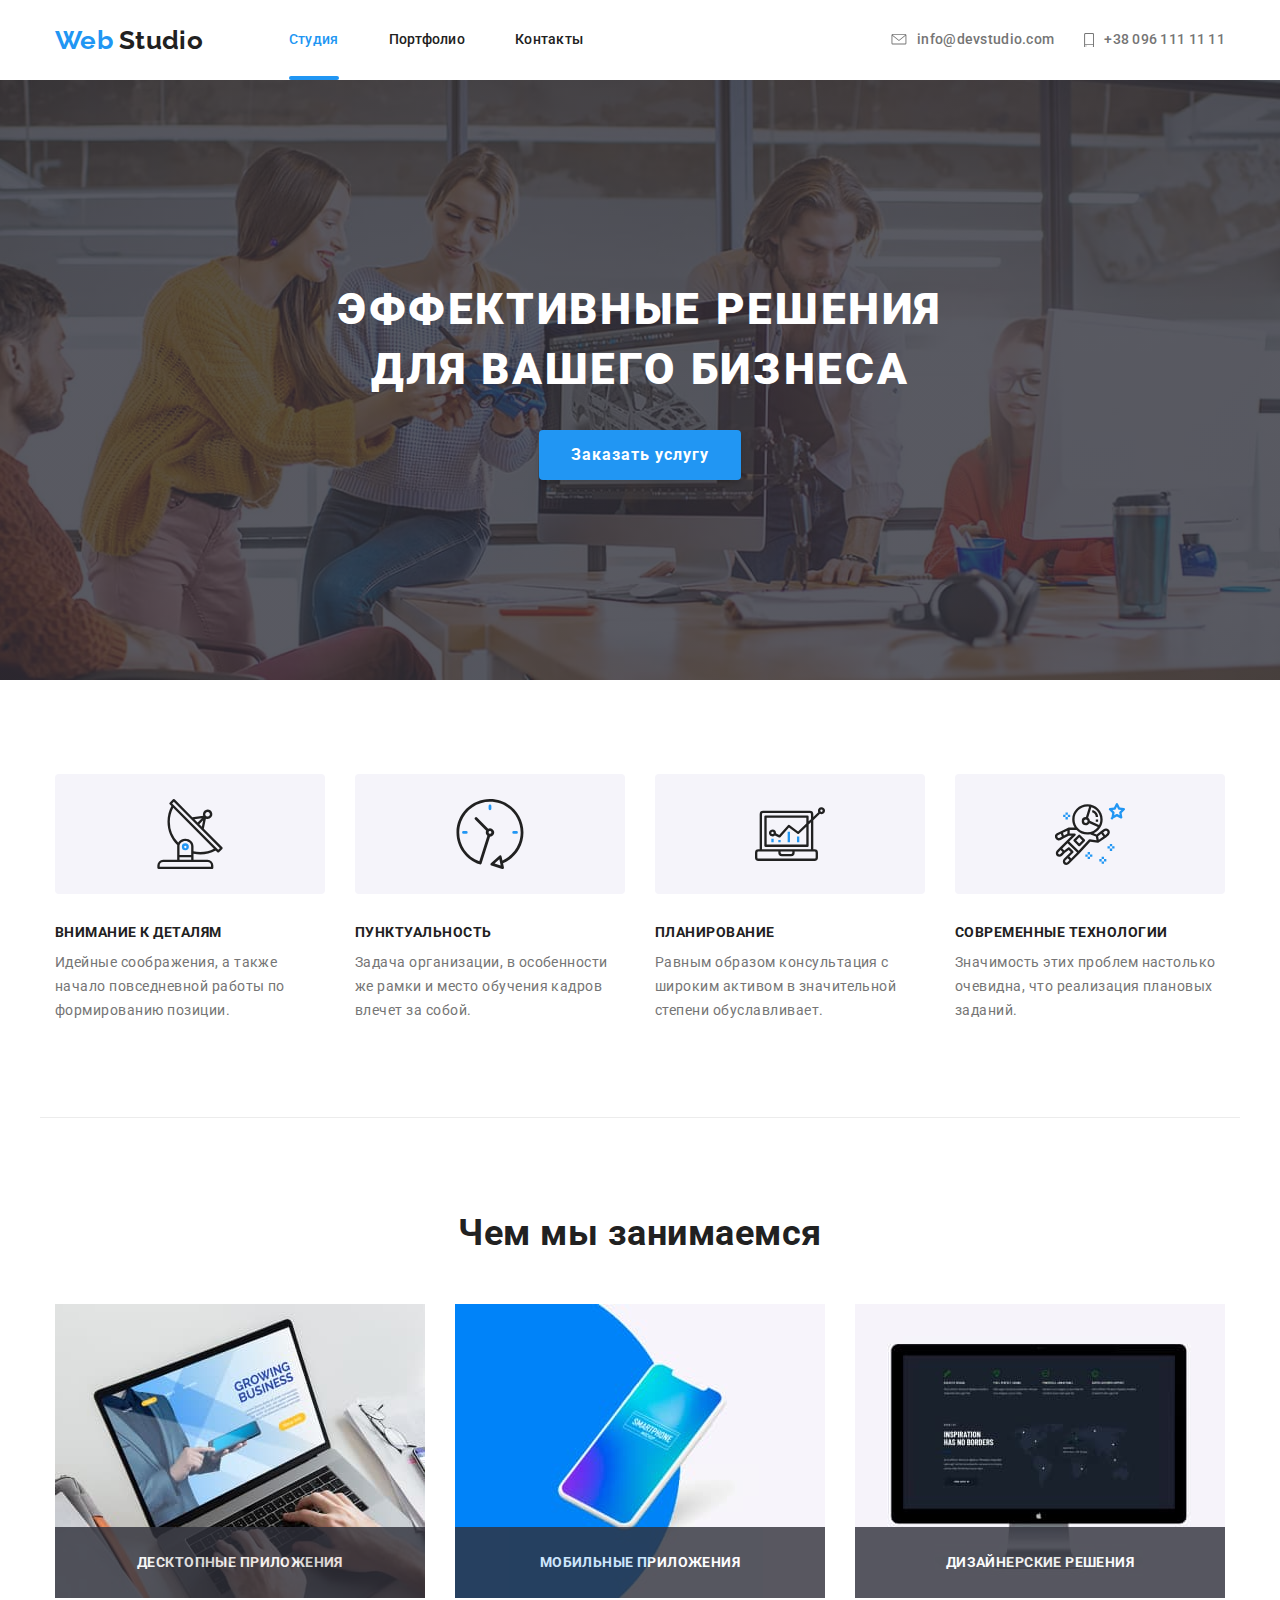
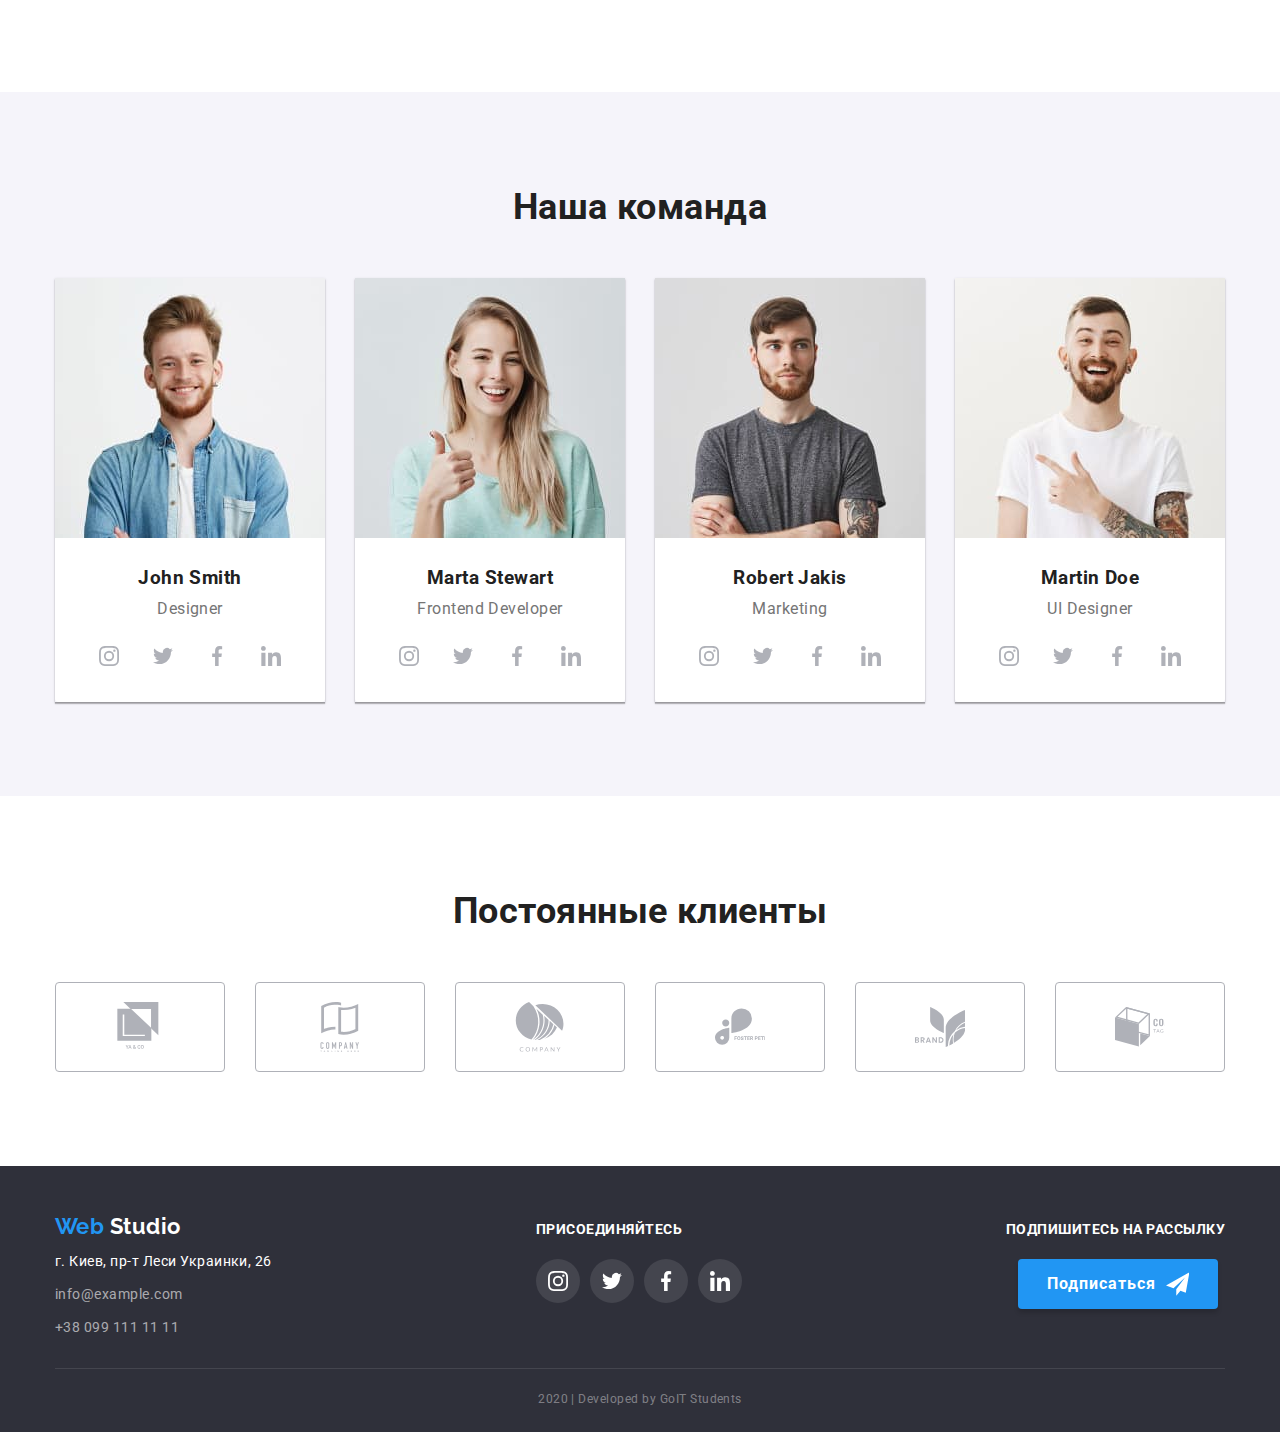
<file: index.html>
<!DOCTYPE html>
<html lang="ru">
  <head>
    <meta charset="UTF-8" />
    <meta name="viewport" content="width=device-width, initial-scale=1.0" />
    <title>Web Studio</title>
    <link
      href="https://fonts.googleapis.com/css2?family=Raleway:wght@700&family=Roboto:wght@400;500;700;900&display=swap"
      rel="stylesheet"
    />
    <link
      rel="stylesheet"
      href="https://cdnjs.cloudflare.com/ajax/libs/modern-normalize/0.6.0/modern-normalize.min.css"
    />
    <link rel="stylesheet" href="./css/common.css" />
    <link rel="stylesheet" href="./css/main.css" />
  </head>

  <body>
    
        <!-- Белый фон -->
    
    <!--Шапка сайта-->

    <header class="page-header">
      <div class="container page-header__container">
        <nav class="page-header__nav">
          <a href="./index.html" class="logo link"><span lang="en">Web<span lang="en"  class="page-logo"> Studio</span></a>
    
          <ul class="site-nav list">
            <li class="site-nav__item">
              <a href="./index.html" class="link site-nav__link site-nav__link--current">Студия</a>
            </li>
            <li class="site-nav__item">
              <a href="./portfolio.html" class="link site-nav__link">Портфолио</a>
            </li>
            <li class="site-nav__item">
              <a href="./contacts.html" class="link site-nav__link">Контакты</a>
            </li>
          </ul>
        </nav>

        <ul class="list contact-info__list">
          <li class="contact-info__item">
            <a href="mailto:info@devstudio.com" aria-label="Электронная почта"
            class="link contact-info__link">
              <svg class="contact-info__link--icon-mail" width="16" height="11.2">
                <use href="./images/sprite.svg#icon-mail"></use>
              </svg>
            info@devstudio.com</a>
          </li>
          <li class="item">
            <a href="tel:+380961111111" aria-label="Телефон"
            class="link contact-info__link">
              <svg class="contact-info__link--icon-phone" width="10" height="15">
                <use href="./images/sprite.svg#icon-phone"></use>
              </svg>   
            +38 096 111 11 11</a>
          </li>
        </ul>

      </div>
    </header>

    <main class="page-content">
      <!--Герой-->
      <section class="hero">
        <div class="hero__container container">
          <h1 class="hero__title">эффективные решения для вашего бизнеса</h1>
          <a href="#" class="hero__button">Заказать услугу</a>
        </div>
      </section>

      <!-- Светло-серый фон -->

      <!--Наши преимущества (features)-->
      <section>
        <div class="container features__container">
          <h2 class="visually-hidden">Наши преимущества</h2>

          <ul class="features__list list">
            <li class="item features__item">
              <div class="features__item--icon-background">
                <svg class="features__item--icon" width="70" height="70">
                  <use href="./images/sprite.svg#icon-antenna"></use>
                </svg>
              </div>
              <h3 class="features__title">Внимание к деталям</h3>
              <p class="features__text">
                Идейные соображения, а также начало повседневной работы по
                формированию позиции.
              </p>
            </li>
            <li class="item features__item">
              <div class="features__item--icon-background">
                <svg class="features__item--icon" width="70" height="70">
                  <use href="./images/sprite.svg#icon-clock"></use>
                </svg>
              </div>
              <h3 class="features__title">Пунктуальность</h3>
              <p class="features__text">
                Задача организации, в особенности же рамки и место обучения
                кадров влечет за собой.
              </p>
            </li>
            <li class="item features__item">
              <div class="features__item--icon-background">
                <svg class="features__item--icon" width="70" height="70">
                  <use href="./images/sprite.svg#icon-diagram"></use>
                </svg>
              </div>
              <h3 class="features__title">Планирование</h3>
              <p class="features__text">
                Равным образом консультация с широким активом в значительной
                степени обуславливает.
              </p>
            </li>
            <li class="item features__item">
              <div class="features__item--icon-background">
                <svg class="features__item--icon" width="70" height="70">
                  <use href="./images/sprite.svg#icon-astronaut"></use>
                </svg>
              </div>
              <h3 class="features__title">Современные технологии</h3>
              <p class="features__text">
                Значимость этих проблем настолько очевидна, что реализация
                плановых заданий.
              </p>
            </li>
          </ul>
        </div>
      </section>

      <!--Чем мы занимаемся-->
      <section>
        <div class="container">
          <h2 class="occupation__title">Чем мы занимаемся</h2>
          <ul class="occupation__list list">
            <li class="occupation__item item">
              <a href="#" class="occupation__link link">
                <img
                  src="./images/desktop_apps&project_9.jpg"
                  width="370"
                  height="294"
                  alt="Десктопные приложения"
                />
                <h3 class="occupation__link-title">Десктопные приложения</h3>
              </a>
            </li>
            <li class="occupation__item item">
              <a href="#" class="occupation__link link">
                <img
                  src="./images/mobile_apps.jpg"
                  width="370"
                  height="294"
                  alt="Мобильные приложения"
                />
                <h3 class="occupation__link-title">Мобильные приложения</h3>
              </a>
            </li>
            <li class="occupation__item item">
              <a href="#" class="occupation__link link">
                <img
                  src="./images/design_solutions&project_6.jpg"
                  width="370"
                  height="294"
                  alt="Дизайнерские решения"
                />
                <h3 class="occupation__link-title">Дизайнерские решения</h3>
              </a>
            </li>
          </ul>
        </div>
      </section>

      <!-- Серый фон -->

      <!--Наша команда-->
      <section class="section__team">
        <div class="container">
          <h2 class="team__title">Наша команда</h2>

          <ul class="team__card-set list">
            <li class="card-set__item item">
              <img
                src="./images/John_Smith.jpg"
                width="270"
                height="260"
                alt="Джон Смит"
              />
              <div class="card__content">
                <h3 lang="en" class="card__name">John Smith</h3>
                <p lang="en" class="card__text">Designer</p>

                <ul class="card__socials list">
                  <li class="team__social item">
                    <a
                      href="https://www.instagram.com/"
                      aria-label="Ссылка на Instagram"
                      class="link team__social-link">
                      <svg class="team__social-link--icon" width="20" height="20">
                        <use href="./images/sprite.svg#icon-instagram"></use>
                      </svg>
                    </a>
                  </li>
                  <li class="team__social item">
                    <a
                      href="https://twitter.com/"
                      aria-label="Ссылка на Twitter"
                      class="link team__social-link">
                      <svg class="team__social-link--icon" width="20" height="20">
                        <use href="./images/sprite.svg#icon-twitter"></use>
                      </svg>
                    </a>
                  </li>
                  <li class="team__social item">
                    <a
                      href="https://www.facebook.com"
                      aria-label="Ссылка на Facebook"
                      class="link team__social-link">
                      <svg class="team__social-link--icon" width="20" height="20">
                        <use href="./images/sprite.svg#icon-facebook"></use>
                      </svg>
                    </a>
                  </li>
                  <li class="team__social item">
                    <a
                      href="https://www.linkedin.com/"
                      aria-label="Ссылка на LinkedIn"
                      class="link team__social-link">
                      <svg class="team__social-link--icon" width="20" height="20">
                        <use href="./images/sprite.svg#icon-linkedin"></use>
                      </svg>
                    </a>
                  </li>
                </ul>
              </div>
            </li>

            <li class="card-set__item item">
              <img
                src="./images/Marta_Stewart.jpg"
                width="270"
                height="260"
                alt="Марта Стюарт"
              />
              <div class="card__content">
                <h3 lang="en" class="card__name">Marta Stewart</h3>
                <p lang="en" class="card__text">Frontend Developer</p>

                <ul class="card__socials list">
                  <li class="team__social item">
                    <a
                      href="https://www.instagram.com/"
                      aria-label="Ссылка на Instagram"
                      class="link team__social-link">
                      <svg class="team__social-link--icon" width="20" height="20">
                        <use href="./images/sprite.svg#icon-instagram"></use>
                      </svg>
                    </a>
                  </li>
                  <li class="team__social item">
                    <a
                      href="https://twitter.com/"
                      aria-label="Ссылка на Twitter"
                      class="link team__social-link">
                      <svg class="team__social-link--icon" width="20" height="20">
                        <use href="./images/sprite.svg#icon-twitter"></use>
                      </svg>
                    </a>
                  </li>
                  <li class="team__social item">
                    <a
                      href="https://www.facebook.com"
                      aria-label="Ссылка на Facebook"
                      class="link team__social-link">
                      <svg class="team__social-link--icon" width="20" height="20">
                        <use href="./images/sprite.svg#icon-facebook"></use>
                      </svg>
                    </a>
                  </li>
                  <li class="team__social item">
                    <a
                      href="https://www.linkedin.com/"
                      aria-label="Ссылка на LinkedIn"
                      class="link team__social-link">
                      <svg class="team__social-link--icon" width="20" height="20">
                        <use href="./images/sprite.svg#icon-linkedin"></use>
                      </svg>
                    </a>
                  </li>
                </ul>
              </div>
            </li>

            <li class="card-set__item item">
              <img
                src="./images/Robert_Jakis.jpg"
                width="270"
                height="260"
                alt="Роберт Джекис"
              />
              <div class="card__content">
                <h3 lang="en" class="card__name">Robert Jakis</h3>
                <p lang="en" class="card__text">Marketing</p>

                <ul class="card__socials list">
                  <li class="team__social item">
                    <a
                      href="https://www.instagram.com/"
                      aria-label="Ссылка на Instagram"
                      class="link team__social-link">
                      <svg class="team__social-link--icon" width="20" height="20">
                        <use href="./images/sprite.svg#icon-instagram"></use>
                      </svg>
                    </a>
                  </li>
                  <li class="team__social item">
                    <a
                      href="https://twitter.com/"
                      aria-label="Ссылка на Twitter"
                      class="link team__social-link">
                      <svg class="team__social-link--icon" width="20" height="20">
                        <use href="./images/sprite.svg#icon-twitter"></use>
                      </svg>
                    </a>
                  </li>
                  <li class="team__social item">
                    <a
                      href="https://www.facebook.com"
                      aria-label="Ссылка на Facebook"
                      class="link team__social-link">
                      <svg class="team__social-link--icon" width="20" height="20">
                        <use href="./images/sprite.svg#icon-facebook"></use>
                      </svg>
                    </a>
                  </li>
                  <li class="team__social item">
                    <a
                      href="https://www.linkedin.com/"
                      aria-label="Ссылка на LinkedIn"
                      class="link team__social-link">
                      <svg class="team__social-link--icon" width="20" height="20">
                        <use href="./images/sprite.svg#icon-linkedin"></use>
                      </svg>
                    </a>
                  </li>
                </ul>
              </div>
            </li>

            <li class="card-set__item item">
              <img
                src="./images/Martin_Doe.jpg"
                width="270"
                height="260"
                alt="Мартин Дое"
              />
              <div class="card__content">
                <h3 lang="en" class="card__name">Martin Doe</h3>
                <p lang="en" class="card__text">UI Designer</p>

                <ul class="card__socials list">
                  <li class="team__social item">
                    <a
                      href="https://www.instagram.com/"
                      aria-label="Ссылка на Instagram"
                      class="link team__social-link">
                      <svg class="team__social-link--icon" width="20" height="20">
                        <use href="./images/sprite.svg#icon-instagram"></use>
                      </svg>
                    </a>
                  </li>
                  <li class="team__social item">
                    <a
                      href="https://twitter.com/"
                      aria-label="Ссылка на Twitter"
                      class="link team__social-link">
                      <svg class="team__social-link--icon" width="20" height="20">
                        <use href="./images/sprite.svg#icon-twitter"></use>
                      </svg>
                    </a>
                  </li>
                  <li class="team__social item">
                    <a
                      href="https://www.facebook.com"
                      aria-label="Ссылка на Facebook"
                      class="link team__social-link">
                      <svg class="team__social-link--icon" width="20" height="20">
                        <use href="./images/sprite.svg#icon-facebook"></use>
                      </svg>
                    </a>
                  </li>
                  <li class="team__social item">
                    <a
                      href="https://www.linkedin.com/"
                      aria-label="Ссылка на LinkedIn"
                      class="link team__social-link">
                      <svg class="team__social-link--icon" width="20" height="20">
                        <use href="./images/sprite.svg#icon-linkedin"></use>
                      </svg>
                    </a>
                  </li>
                </ul>
              </div>
            </li>
          </ul>
        </div>
      </section>

      <!--Постоянные клиенты-->
      <section class="container">
        <h2 class="customers__title">Постоянные клиенты</h2>

        <ul class="customers__logo list">
          <li class="customers__item item">
            <a href="#" aria-label="Клиент 1" class="customers__link--icon-background link">
              <svg class="customers__link--icon">
                <use href="./images/sprite.svg#icon-client_1"></use>
              </svg>
            </a>
          </li>
          <li class="customers__item item">
            <a href="#" aria-label="Клиент 2" class="customers__link--icon-background link">
              <svg class="customers__link--icon">
                <use href="./images/sprite.svg#icon-client_2"></use>
              </svg>
            </a>
          </li>
          <li class="customers__item item">
            <a href="#" aria-label="Клиент 3" class="customers__link--icon-background link">
              <svg class="customers__link--icon">
                <use href="./images/sprite.svg#icon-client_3"></use>
              </svg>
            </a>
          </li>
          <li class="customers__item item">
            <a href="#" aria-label="Клиент 4" class="customers__link--icon-background link">
              <svg class="customers__link--icon">
                <use href="./images/sprite.svg#icon-client_4"></use>
              </svg>
            </a>
          </li>
          <li class="customers__item item">
            <a href="#" aria-label="Клиент 5" class="customers__link--icon-background link">
              <svg class="customers__link--icon">
                <use href="./images/sprite.svg#icon-client_5"></use>
              </svg>
            </a>
          </li>
          <li class="customers__item item">
            <a href="#" aria-label="Клиент 6" class="customers__link--icon-background link">
              <svg class="customers__link--icon">
                <use href="./images/sprite.svg#icon-client_6"></use>
              </svg>
            </a>
          </li>
        </ul>
      </section>
    </main>

    <!--Футер-->
    <footer class="page-footer">
      <div class="container page-footer__container">
        <div class="page-footer__address">
          <address class="address">
            <a href="./index.html" class="logo page-footer__logo link"
              ><span lang="en">Web</span
              ><span lang="en" class="page-logo--reverse"> Studio</span></a
            >
            <p class="address__text">г. Киев, пр-т Леси Украинки, 26</p>
            <a href="mailto:info@example.com" class="page-footer-contacts link"
              >info@example.com</a
            >
            <a href="tel:+380991111111" class="page-footer-contacts link"
              >+38 099 111 11 11</a
            >
          </address>
        </div>

        <div class="page-footer__appeal">
          <b class="appeal">присоединяйтесь</b>
          
          <ul class="socials__list list">
            <li class="socials__item item">
              <a
                href="https://www.instagram.com/"
                aria-label="Ссылка на Instagram"
                class="link socials__link">
                 <svg class="socials__link--icon" width="20" height="20">
                   <use href="./images/sprite.svg#icon-instagram"></use>
                 </svg>
              </a>
            </li>
            <li class="socials__item item">
              <a
                href="https://twitter.com/"
                aria-label="Ссылка на Twitter"
                class="link socials__link">
                <svg class="socials__link--icon" width="20" height="16.25">
                   <use href="./images/sprite.svg#icon-twitter"></use>
                </svg>
              </a>
            </li>
            <li class="socials__item item">
              <a
                href="https://www.facebook.com"
                aria-label="Ссылка на Facebook"
                class="link socials__link">
                 <svg class="socials__link--icon" width="10" height="20">
                   <use href="./images/sprite.svg#icon-facebook"></use>
                 </svg>
              </a>
            </li>
            <li class="socials__item item">
              <a
                href="https://www.linkedin.com/"
                aria-label="Ссылка на LinkedIn"
                class="link socials__link">
                 <svg class="socials__link--icon" width="20" height="20">
                   <use href="./images/sprite.svg#icon-linkedin"></use>
                 </svg> 
              </a>
            </li>
          </ul>
        </div>

        <div class="page-footer__appeal">
          <b class="appeal">подпишитесь на рассылку</b>
          <a href="#" class="page-footer__button">Подписаться
            <svg class="page-footer__button--icon" width="24" height="24">
              <use href="../images/sprite.svg#icon-send"></use>
            </svg>
          </a>
        </div>
        <p lang="en" class="copy container">
          2020 | Developed by GoIT Students
        </p>
      </div>
    </footer>
  </body>
</html>


<script>
      const { height: pageHeaderHeight } = document
        .querySelector(".page-header")
        .getBoundingClientRect();

      document.body.style.paddingTop = `${pageHeaderHeight}px`;
</script>
</file>
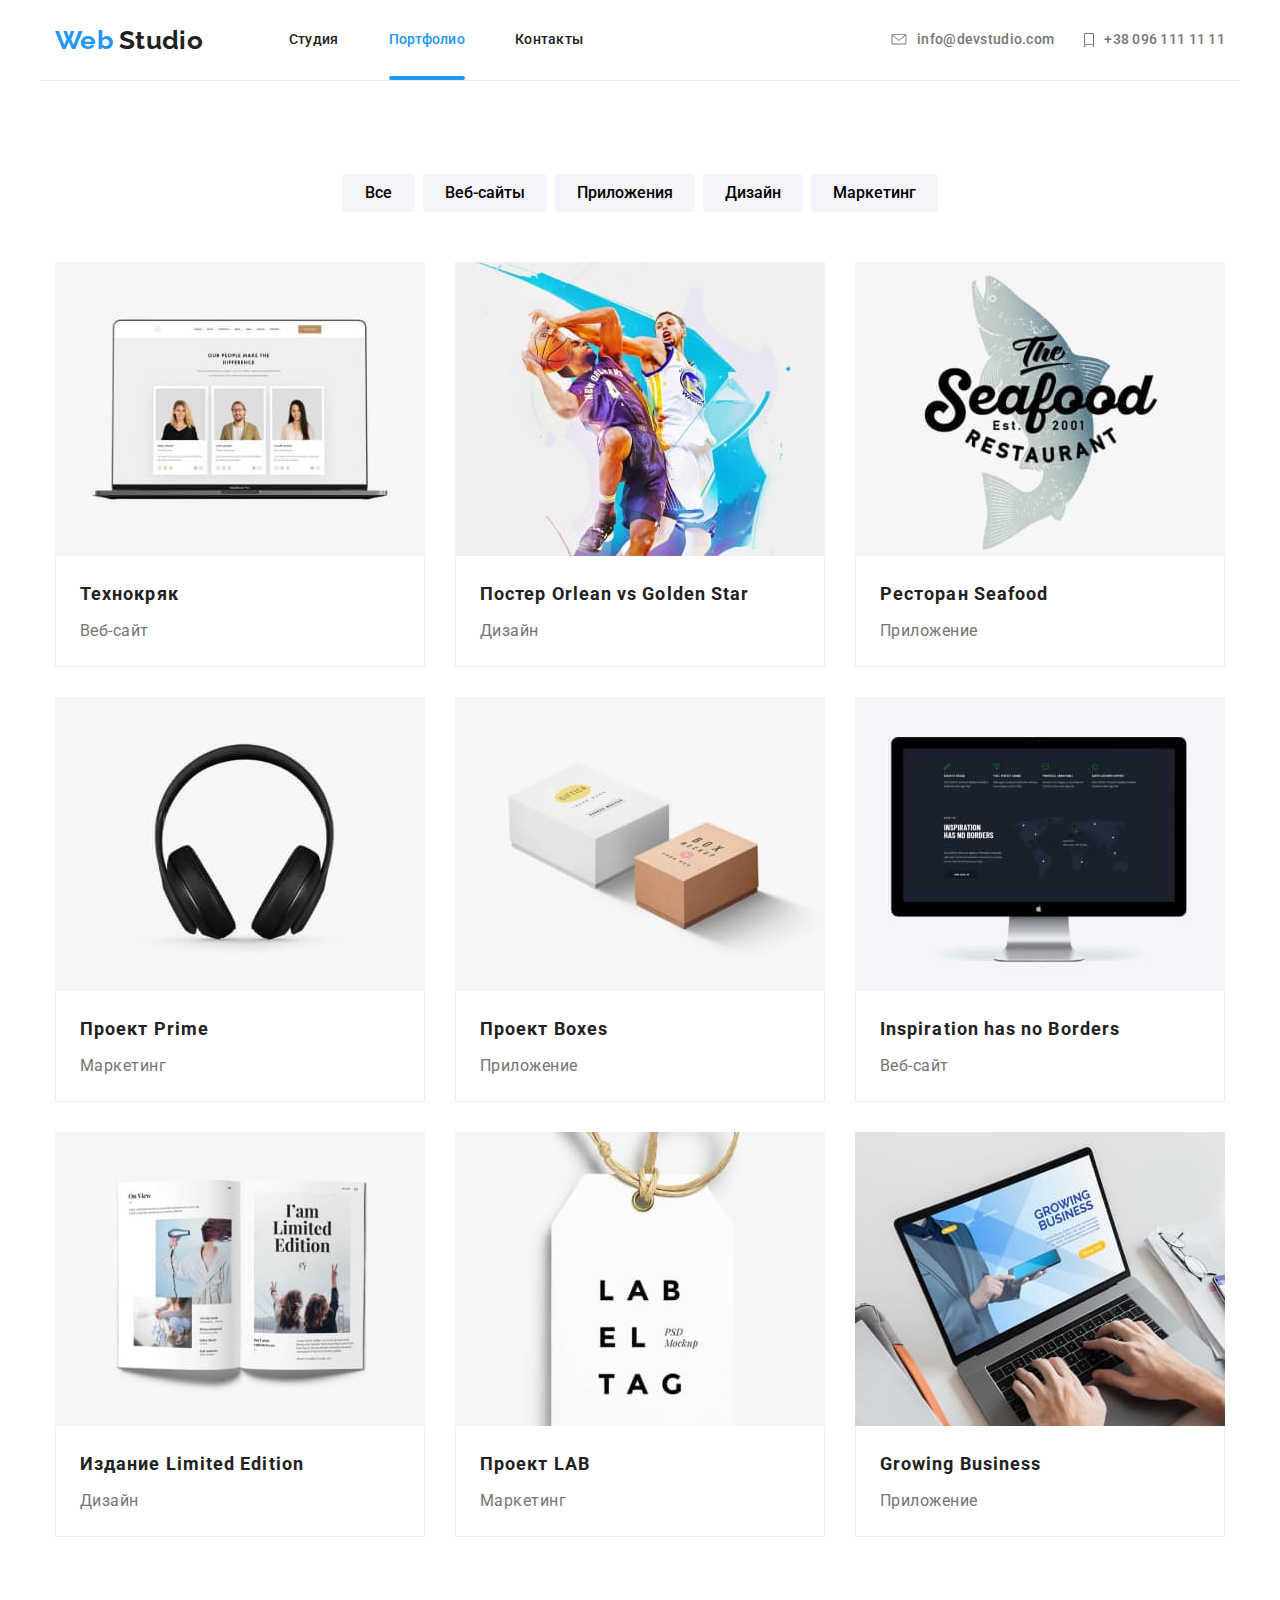
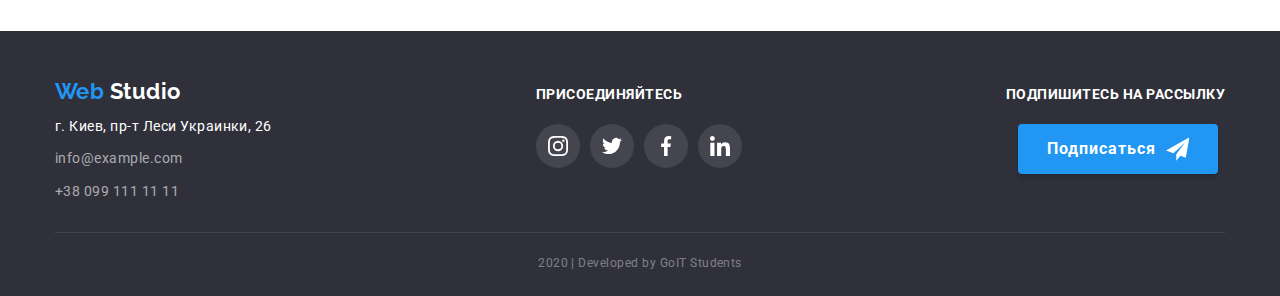
<file: portfolio.html>
<!DOCTYPE html>
<html lang="ru">
  <head>
    <meta charset="UTF-8" />
    <meta name="viewport" content="width=device-width, initial-scale=1.0" />
    <title>Portfolio</title>
    <link href="https://fonts.googleapis.com/css2?family=Raleway:wght@700&family=Roboto:wght@400;500;700;900&display=swap"
      rel="stylesheet" />
      <link rel="stylesheet" href="https://cdnjs.cloudflare.com/ajax/libs/modern-normalize/0.6.0/modern-normalize.min.css" />
    <link rel="stylesheet" href="./css/common.css" />
    <link rel="stylesheet" href="./css/portfolio.css" />
          </head>

  <body>
    
    <!--Шапка сайта-->
    <header class="page-header">
      <div class="container page-header__container page-header__container--border">
        <nav class="page-header__nav">
          <a href="./index.html" class="logo link"><span lang="en">Web<span lang="en"  class="page-logo"> Studio</span></a>
    
          <ul class="site-nav list">
            <li class="site-nav__item">
              <a href="./index.html" class="link site-nav__link">Студия</a>
            </li>
            <li class="site-nav__item">
              <a href="./portfolio.html" class="link site-nav__link site-nav__link--current">Портфолио</a>
            </li>
            <li class="site-nav__item">
              <a href="./contacts.html" class="link site-nav__link">Контакты</a>
            </li>
          </ul>
        </nav>

        <ul class="list contact-info__list">
          <li class="contact-info__item">
            <a href="mailto:info@devstudio.com" aria-label="Электронная почта"
            class="link contact-info__link">
              <svg class="contact-info__link--icon-mail" width="16" height="11.2">
                <use href="./images/sprite.svg#icon-mail"></use>
              </svg>
            info@devstudio.com</a>
          </li>
          <li class="item">
            <a href="tel:+380961111111" aria-label="Телефон"
            class="link contact-info__link">
              <svg class="contact-info__link--icon-phone" width="10" height="15">
                <use href="./images/sprite.svg#icon-phone"></use>
              </svg>   
            +38 096 111 11 11</a>
          </li>
        </ul>

      </div>
    </header>


    <!-- Белый фон -->
    <main class="page-content">
      <!-- Фильтр -->
      <section>
        <div class="container">
        <h1 class="visually-hidden">Группы проектов</h1>
        <ul class="filter__list list">
          <li class="filter__item item"><button type="button" class="filter__button">Все</button></li>
          <li class="filter__item item"><button type="button" class="filter__button">Веб-сайты</button></li>
          <li class="filter__item item"><button type="button" class="filter__button">Приложения</button></li>
          <li class="filter__item item"><button type="button" class="filter__button">Дизайн</button></li>
          <li class="filter__item item"><button type="button" class="filter__button">Маркетинг</button></li>
        </ul>
     

      <!-- Все проекты -->
        <ul class="project__list list">
          
          <li class="project__item item">
            <a href="#" class="project__link link">
            <div class="project__thumb">
              <img src="./images/project_1.jpg" width="370" height="294" alt="Проект 1">
              <div class="project__overlay">
                <p class="project__text">Технокряк это современная площадка распространения коронавируса. Компании используют эту платформу для цифрового
                  шпионажа и атак на защищённые сервера конкурентов.</p>
              </div>  
            </div>
            <div class="project__content">              
              <h2 class="project__title">Технокряк</h2>
              <p class="project__filter">Веб-сайт</p>
            </div>
            </a>
          </li>


          <li class="project__item item">
            <a href="#" class="project__link link">
            <div class="project__thumb">
              <img src="./images/project_2.jpg" width="370" height="294" alt="Проект 2">
              <div class="project__overlay">
                <p class="project__text">Технокряк это современная площадка распространения коронавируса. Компании используют эту платформу для цифрового
                  шпионажа и атак на защищённые сервера конкурентов.</p>
              </div>
            </div>
            <div class="project__content">              
            <h2 class="project__title">Постер <span lang="en">Orlean vs Golden Star</span></h2>
            <p class="project__filter">Дизайн</p>
            </div>
          </a>
          </li>

          
          <li class="project__item item">
            <a href="#" class="project__link link">
            <div class="project__thumb">
              <img src="./images/project_3.jpg" width="370" height="294" alt="Проект 3">
              <div class="project__overlay">
                <p class="project__text">Технокряк это современная площадка распространения коронавируса. Компании используют эту платформу для цифрового
                  шпионажа и атак на защищённые сервера конкурентов.</p>
              </div>
            </div>
            <div class="project__content">
                        <h2 class="project__title">Ресторан <span lang="en">Seafood</span></h2>
            <p class="project__filter">Приложение</p>
            </div>
            </a>
          </li>


          <li class="project__item item">
            <a href="#" class="project__link link">
            <div class="project__thumb">
              <img src="./images/project_4.jpg" width="370" height="294" alt="Проект 4">
              <div class="project__overlay">
                <p class="project__text">Технокряк это современная площадка распространения коронавируса. Компании используют эту платформу для цифрового
                  шпионажа и атак на защищённые сервера конкурентов.</p>
              </div>
            </div>
            <div class="project__content">            
            <h2 class="project__title">Проект <span lang="en">Prime</span></h2>
            <p class="project__filter">Маркетинг</p>
            </div>
            </a>
          </li>

          <li class="project__item item">
            <a href="#" class="project__link link">
            <div class="project__thumb">
              <img src="./images/project_5.jpg" width="370" height="294" alt="Проект 5">
              <div class="project__overlay">
                <p class="project__text">Технокряк это современная площадка распространения коронавируса. Компании используют эту платформу для цифрового
                  шпионажа и атак на защищённые сервера конкурентов.</p>
              </div>
            </div>
            <div class="project__content">            
            <h2 class="project__title">Проект <span lang="en">Boxes</span></h2>
            <p class="project__filter">Приложение</p>
            </div>
            </a>
          </li>

          <li class="project__item item">
            <a href="#" class="project__link link">
            <div class="project__thumb">
              <img src="./images/design_solutions&project_6.jpg" width="370" height="294" alt="Проект 6">
              <div class="project__overlay">
                <p class="project__text">Технокряк это современная площадка распространения коронавируса. Компании используют эту платформу для цифрового
                  шпионажа и атак на защищённые сервера конкурентов.</p>
              </div>
            </div>
            <div class="project__content">
            <h2 class="project__title"><span lang="en">Inspiration has no Borders</span></h2>
            <p class="project__filter">Веб-сайт</p>
            </div>
            </a>
          </li>

          <li class="project__item item">
            <a href="#" class="project__link link">
            <div class="project__thumb">
              <img src="./images/project_7.jpg" width="370" height="294" alt="Проект 7">
              <div class="project__overlay">
                <p class="project__text">Технокряк это современная площадка распространения коронавируса. Компании используют эту платформу для цифрового
                  шпионажа и атак на защищённые сервера конкурентов.</p>
              </div>
            </div>
            <div class="project__content">
            <h2 class="project__title">Издание <span lang="en">Limited Edition</span></h2>
            <p class="project__filter">Дизайн</p>
            </div>
            </a>
          </li>

          <li class="project__item item">
            <a href="#" class="project__link link">
            <div class="project__thumb">
              <img src="./images/project_8.jpg" width="370" height="294" alt="Проект 8">
              <div class="project__overlay">
                <p class="project__text">Технокряк это современная площадка распространения коронавируса. Компании используют эту платформу для цифрового
                  шпионажа и атак на защищённые сервера конкурентов.</p>
              </div>
            </div>
            <div class="project__content">            
            <h2 class="project__title">Проект <span lang="en">LAB</span></h2>
            <p class="project__filter">Маркетинг</p>
            </div>
            </a>
          </li>

          <li class="project__item item">
            <a href="#" class="project__link link">
            <div class="project__thumb">
              <img src="./images/desktop_apps&project_9.jpg" width="370" height="294" alt="Проект 9">
              <div class="project__overlay">
                <p class="project__text">Технокряк это современная площадка распространения коронавируса. Компании используют эту платформу для цифрового
                  шпионажа и атак на защищённые сервера конкурентов.</p>
              </div>
            </div>
            <div class="project__content">            
            <h2 class="project__title"><span lang="en">Growing Business</span></h2>
            <p class="project__filter">Приложение</p>
            </div>
            </a>
          </li>

        </ul>
        </div>
      </section>
    </main>


    <!--Футер-->
    <footer class="page-footer">
      <div class="container page-footer__container">
        <div class="page-footer__address">
          <address class="address">
            <a href="./index.html" class="logo page-footer__logo link"
              ><span lang="en">Web</span
              ><span lang="en" class="page-logo--reverse"> Studio</span></a
            >
            <p class="address__text">г. Киев, пр-т Леси Украинки, 26</p>
            <a href="mailto:info@example.com" class="page-footer-contacts link"
              >info@example.com</a
            >
            <a href="tel:+380991111111" class="page-footer-contacts link"
              >+38 099 111 11 11</a
            >
          </address>
        </div>

        <div class="page-footer__appeal">
          <b class="appeal">присоединяйтесь</b>
          
          <ul class="socials__list list">
            <li class="socials__item item">
              <a
                href="https://www.instagram.com/"
                aria-label="Ссылка на Instagram"
                class="link socials__link">
                 <svg class="socials__link--icon" width="20" height="20">
                   <use href="./images/sprite.svg#icon-instagram"></use>
                 </svg>
              </a>
            </li>
            <li class="socials__item item">
              <a
                href="https://twitter.com/"
                aria-label="Ссылка на Twitter"
                class="link socials__link">
                <svg class="socials__link--icon" width="20" height="16.25">
                   <use href="./images/sprite.svg#icon-twitter"></use>
                </svg>
              </a>
            </li>
            <li class="socials__item item">
              <a
                href="https://www.facebook.com"
                aria-label="Ссылка на Facebook"
                class="link socials__link">
                 <svg class="socials__link--icon" width="10" height="20">
                   <use href="./images/sprite.svg#icon-facebook"></use>
                 </svg>
              </a>
            </li>
            <li class="socials__item item">
              <a
                href="https://www.linkedin.com/"
                aria-label="Ссылка на LinkedIn"
                class="link socials__link">
                 <svg class="socials__link--icon" width="20" height="20">
                   <use href="./images/sprite.svg#icon-linkedin"></use>
                 </svg> 
              </a>
            </li>
          </ul>
        </div>

        <div class="page-footer__appeal">
          <b class="appeal">подпишитесь на рассылку</b>
          <a href="#" class="page-footer__button">Подписаться
            <svg class="page-footer__button--icon" width="24" height="24">
              <use href="../images/sprite.svg#icon-send"></use>
            </svg>
          </a>
        </div>
        <p lang="en" class="copy container">
          2020 | Developed by GoIT Students
        </p>
      </div>
    </footer>
  </body>
      
      </html>
    </main>
  </body>
</html>
</file>
<file: css/common.css>
:root {
  --logo-color: #2196f3;
  --title-text-color: #ffffff;
  --accent-color: #2196f3;
  --socials-color: #afb1b8;

  --primary-text-color: #212121;
  --secondary-text-color: #757575;
  --tertiary-text-color: #ffffff;

  --primary-bg-color: #ffffff;
  --secondary-bg-color: #f5f4fa;
  --tertiary-bg-color: #2f303a;
}

html {
  box-sizing: border-box;
}
*,
*::before,
*::after {
  box-sizing: inherit;
}

body {
  margin: 0;
  padding-top: 80px; /* лучше использовать script для задавания паддинга при изменении высоты хедера */

  background-color: var(--primary-bg-color);
  color: var(--primary-text-color);
  font-family: 'Roboto', sans-serif;
  font-style: normal;
  font-weight: normal;
  letter-spacing: 0.03em;
}

.link {
  color: var(--primary-text-color);
  text-decoration: none;
}

h1,
h2,
h3,
p {
  margin: 0;
}

.list {
  list-style: none;
  padding: 0;
  margin: 0;
  display: block;
}

img {
  display: block;
  max-width: 100%;
  height: auto;
}

.visually-hidden {
  position: absolute;
  width: 1px;
  height: 1px;
  margin: -1px;
  padding: 0;
  border: 0;
  clip: rect(0 0 0 0);
  overflow: hidden;
}

/* Header */
.page-header {
  background-color: var(--primary-bg-color);
  /* border-bottom: 1px solid #ececec; */
  position: fixed;
  top: 0;
  left: 0;
  width: 100%;

  z-index: 9;
}

.page-header__container--border {
  border-bottom: 1px solid #ececec;
}

.container {
  margin-left: auto;
  margin-right: auto;
  width: 1200px;
  padding-left: 15px;
  padding-right: 15px;
  padding-top: 94px;
  padding-bottom: 94px;
  /* outline: 1px solid black; */
}

.page-header__container {
  display: flex;
  padding-top: 0px;
  padding-bottom: 0px;
}

.logo {
  display: block;

  color: var(--logo-color);

  font-family: 'Raleway', sans-serif;
  font-style: normal;
  font-weight: bold;
  font-size: 26px;
  line-height: 1.19;
}

.page-logo {
  color: var(--primary-text-color);
}

/* Navigation */
.page-header__nav {
  display: flex;
  align-items: center;

  color: var(--primary-text-color);

  font-weight: 500;
  font-size: 14px;
  line-height: 1.14;
  letter-spacing: 0.02em;
}

.site-nav {
  display: flex;
  margin-left: 86px;
}

.site-nav__item:not(:last-child) {
  margin-right: 50px;
}
.site-nav__link {
  display: block;
  padding-top: 32px;
  padding-bottom: 32px;

  transition: 250ms cubic-bezier(0.4, 0, 0.2, 1);
}

.site-nav__link:hover,
.site-nav__link:focus {
  color: var(--accent-color);
}

.site-nav__link--current {
  position: relative;
  color: var(--accent-color);
}

.site-nav__link--current::after {
  content: '';
  position: absolute;
  left: 0;
  bottom: 0;

  width: 100%;
  height: 4px;
  border-radius: 2px;
  background-color: var(--accent-color);
}

/* Header contacts */

.contact-info__list {
  display: flex;
  align-items: center;
  margin-left: auto;

  font-weight: 500;
  font-size: 14px;
  line-height: 1.14;
  letter-spacing: 0.02em;
}

.contact-info__item:not(:last-child) {
  margin-right: 30px;
}

.contact-info__link {
  display: flex;
  align-items: center;
  padding-top: 10px;
  padding-bottom: 10px;
  cursor: pointer;

  color: var(--secondary-text-color);

  transition: color 250ms cubic-bezier(0.4, 0, 0.2, 1);
}

.contact-info__link:hover,
.contact-info__link:focus {
  color: var(--accent-color);
}

.contact-info__link--icon-mail {
  display: block;
  width: 16px;
  height: 11.2px;
  margin-right: 10px;

  fill: currentColor;

  transition: fill 250ms cubic-bezier(0.4, 0, 0.2, 1);
}
.contact-info__link--icon-phone {
  display: block;
  width: 10px;
  height: 14.94px;
  margin-right: 10px;

  fill: currentColor;

  transition: fill 250ms cubic-bezier(0.4, 0, 0.2, 1);
}

.contact-info__link--icon-mail:hover,
.contact-info__link--icon-mail:focus,
.contact-info__link--icon-phone:hover,
.contact-info__link--icon-phone:focus {
  color: var(--accent-color);
}

/* .contact-info__link--icon::before {
  content: '';
  width: 16px;
  height: 16px;
  margin-right: 10px;
  background-size: contain;
  background-repeat: no-repeat;
  background-position: center;
}

.contact-info__link--icon-mail::before {
  background-image: url(../images/mail.svg);
}
.contact-info__link--icon-phone::before {
  background-image: url(../images/phone.svg);
} */

/* Footer */
.page-footer {
  color: var(--tertiary-text-color);
  background-color: var(--tertiary-bg-color);
}

.page-footer__container {
  display: flex;
  align-items: baseline;
  flex-wrap: wrap;
  padding-top: 48px;
  padding-bottom: 0;
  justify-content: space-between;
}

.page-footer__logo {
  margin-bottom: 10px;

  font-size: 22px;
  line-height: 1.18;
}
.page-logo--reverse {
  color: var(--tertiary-text-color);
}

.page-footer__address {
  padding-bottom: 28px;
  /* margin-right: 69px; */
}

.address {
  display: flex;
  flex-direction: column;

  color: var(--tertiary-text-color);

  font-size: 14px;
  line-height: 1.71;

  font-style: normal;
}

.address__text {
  margin-bottom: 9px;
}

.page-footer-contacts {
  color: rgba(255, 255, 255, 0.6);
}
.page-footer-contacts:not(:last-child) {
  margin-bottom: 9px;
}

.appeal {
  font-weight: bold;
  font-size: 14px;
  line-height: 1.14;
  text-transform: uppercase;

  display: block;
  margin-bottom: 21px;
}

.socials__list {
  display: flex;
}

.socials__item:not(:last-child) {
  margin-right: 10px;
}

.socials__link {
  display: flex;
  width: 44px;
  height: 44px;
  border-radius: 50%;
  align-items: center;
  justify-content: center;

  color: var(--tertiary-text-color);
  background-color: rgba(255, 255, 255, 0.1);

  transition: background-color 250ms cubic-bezier(0.4, 0, 0.2, 1);
}

.socials__link--icon {
  display: inline-block;
  width: 20px;
  height: 20px;
  align-items: center;
  justify-content: center;
  fill: currentColor;
}

.socials__link:hover,
.socials__link:focus {
  background-color: var(--accent-color);
}

/* .socials__link {
  display: block;
  width: 44px;
  height: 44px;
  background-color: rgba(255, 255, 255, 0.1);
  background-size: 20px;
  background-repeat: no-repeat;
  background-position: center;
  border-radius: 50%;
}
.socials__link--icon-instagram {
  background-image: url(../images/instagram_white.svg);
}
.socials__link--icon-twitter {
  background-image: url(../images/twitter_white.svg);
}
.socials__link--icon-facebook {
  background-image: url(../images/facebook_white.svg);
}
.socials__link--icon-linkedIn {
  background-image: url(../images/linkedin_white.svg);
} */

.copy {
  display: block;
  padding-top: 18px;
  padding-bottom: 21px;
  border-top: 1px solid rgba(255, 255, 255, 0.1);

  text-align: center;
  font-size: 12px;
  line-height: 2;
  color: rgba(255, 255, 255, 0.4);
}

/* Button */

.page-footer__button {
  color: var(--tertiary-text-color);
  background-color: var(--accent-color);
  box-shadow: 0px 4px 4px rgba(0, 0, 0, 0.15);

  font-weight: bold;
  font-size: 16px;
  line-height: 1.87;
  letter-spacing: 0.06em;
  text-align: center;

  display: inline-flex;
  align-items: center;
  cursor: pointer;
  margin-left: 12px;

  max-width: 200px;
  height: 50px;
  padding: 10px 29px;
  border-radius: 4px;

  text-decoration: none;
  vertical-align: middle;

  transition: color 250ms cubic-bezier(0.4, 0, 0.2, 1),
    background-color 250ms cubic-bezier(0.4, 0, 0.2, 1);
}

.page-footer__button--icon {
  width: 24px;
  height: 24px;
  margin-left: 10px;
  /* align-self: flex-end; */
  align-self: center;

  fill: currentColor;
}

/* .page-footer__button::after {
  content: '';
  width: 24px;
  height: 24px;
  margin-left: 10px;
  background-image: url('../images/symbol-defs.svg#icon-send');
  background-size: contain;
  background-repeat: no-repeat;
  background-position: center;
  align-self: flex-end;
} */

.page-footer__button:hover,
.page-footer__button:focus {
  color: var(--accent-color);
  background-color: var(--primary-bg-color);
}
</file>
<file: css/main.css>
/* Hero */
.hero {
  max-width: 1600px;
  height: 600px;
  margin-left: auto;
  margin-right: auto;

  background-image: linear-gradient(
      to right,
      rgba(47, 48, 58, 0.8),
      rgba(47, 48, 58, 0.8)
    ),
    url('../images/hero.jpg');

  background-size: cover;
  background-repeat: no-repeat;
  background-position: center;
  background-color: rgba(47, 48, 58, 0.8);
}

.hero__container {
  display: block;
  text-align: center;
  padding-top: 200px;
  padding-bottom: 200px;

  width: 696px;
}

.hero__title {
  display: block;
  margin-bottom: 30px;

  color: var(--title-text-color);

  font-weight: 900;
  font-size: 44px;
  line-height: 1.36;
  letter-spacing: 0.06em;
  text-transform: uppercase;
}

/* Button */

.hero__button {
  color: var(--tertiary-text-color);
  background-color: var(--accent-color);
  box-shadow: 0px 4px 4px rgba(0, 0, 0, 0.15);

  display: inline-block;

  font-weight: bold;
  font-size: 16px;
  line-height: 1.87;
  letter-spacing: 0.06em;
  text-align: center;

  min-width: 200px;
  padding: 9px 31px;
  border: 1px solid transparent;
  border-radius: 4px;

  text-decoration: none;
  vertical-align: middle;

  transition: color 250ms cubic-bezier(0.4, 0, 0.2, 1),
    background-color 250ms cubic-bezier(0.4, 0, 0.2, 1);
}
.hero__button:hover,
.hero__button:focus {
  color: var(--accent-color);
  background-color: var(--primary-bg-color);
}

/* Our features */

.features__container {
  border-bottom: 1px solid #ececec;
}

.features__item {
  width: calc((100% - 90px) / 4);
}

.features__item:not(:last-child) {
  margin-right: 30px;
}

.features__item--icon-background {
  display: flex;
  height: 120px;
  border-radius: 4px;
  margin-bottom: 30px;
  align-items: center;
  justify-content: center;

  background-color: var(--secondary-bg-color);
}

.features__item--icon {
  width: 70px;
  height: 70px;
}

/* .features__item--icon::before {
  content: '';
  display: block;
  height: 120px;
  border-radius: 4px;
  background-color: var(--secondary-bg-color);
  background-repeat: no-repeat;
  background-position: center;
  margin-bottom: 30px;
}

.features__item--icon-antenna::before {
  background-image: url(../images/antenna.svg);
}
.features__item--icon-clock::before {
  background-image: url(../images/clock.svg);
}
.features__item--icon-diagram::before {
  background-image: url(../images/diagram.svg);
}
.features__item--icon-astronaut::before {
  background-image: url(../images/astronaut.svg);
} */

.features__title {
  font-weight: bold;
  font-size: 14px;
  line-height: 1.2;
  text-transform: uppercase;

  margin-bottom: 10px;
}

.features__list {
  display: flex;
}

.features__text {
  display: block;
  color: var(--secondary-text-color);

  font-size: 14px;
  line-height: 1.71;
}

/* Our occupation */

.occupation__title {
  font-weight: bold;
  font-size: 36px;
  line-height: 1.17;
  text-align: center;

  margin-bottom: 50px;
}

.occupation__list {
  display: flex;
}

.occupation__item {
  width: calc((100% - 60px) / 3);
  /* border-radius: 4px;
  overflow: hidden; */
}

.occupation__item:not(:last-child) {
  margin-right: 30px;
}

.occupation__link {
  display: block;
  position: relative;
}

.occupation__link-title {
  position: absolute;
  bottom: 0;
  left: 0;

  padding-top: 27px;
  padding-bottom: 27px;

  color: var(--tertiary-text-color);
  background-color: rgb(47, 48, 58);
  width: 100%;
  opacity: 0.8;

  font-weight: bold;
  font-size: 14px;
  line-height: 1.2;
  text-align: center;
  letter-spacing: 0.03em;
  text-transform: uppercase;
}

/* Our team */
.section__team {
  background-color: var(--secondary-bg-color);
  text-align: center;
}

.team__title {
  color: var(--primary-text-color);

  font-weight: bold;
  font-size: 36px;
  line-height: 1.17;

  margin-bottom: 50px;
}
.team__card-set {
  display: flex;
}

.card-set__item {
  width: calc((100% - 90px) / 4);
  /* border-top-right-radius: 4px;
  border-top-left-radius: 4px;
  overflow: hidden; */

  /* border-radius: 4px; */
  box-shadow: 0px 2px 1px rgba(0, 0, 0, 0.2), 0px 1px 1px rgba(0, 0, 0, 0.14),
    0px 1px 3px rgba(0, 0, 0, 0.12);
}

.card-set__item:not(:last-child) {
  margin-right: 30px;
}

.card__content {
  border-bottom-right-radius: 4px;
  border-bottom-left-radius: 4px;

  background-color: var(--primary-bg-color);

  padding-top: 30px;
  padding-bottom: 24px;
}

.card__name {
  margin-bottom: 10px;
}

.card__text {
  color: var(--secondary-text-color);

  font-style: normal;
  font-weight: normal;
  font-size: 16px;
  line-height: 1.19;

  margin-bottom: 16px;
}

.card__socials {
  display: flex;
  justify-content: center;
  align-items: center;
  padding-right: 32px;
  padding-left: 32px;
}

.team__social:not(:last-child) {
  margin-right: 10px;
}

.team__social-link {
  display: flex;
  width: 44px;
  height: 44px;
  /* border: 1px solid #afb1b8; */
  border-radius: 50%;
  align-items: center;
  justify-content: center;

  color: var(--socials-color);

  transition: color 250ms cubic-bezier(0.4, 0, 0.2, 1),
    background-color 250ms cubic-bezier(0.4, 0, 0.2, 1);
}

.team__social-link:hover,
.team__social-link:focus {
  background-color: var(--accent-color);
  color: var(--tertiary-text-color);
}

.team__social-link--icon {
  display: inline-block;
  width: 20px;
  height: 20px;
  align-items: center;
  justify-content: center;
  fill: currentColor;
}

/* .team__social-link {
  display: block;
  width: 44px;
  height: 44px;
  border: 1px solid #afb1b8;
  background-color: var(--accent-color);
  background-size: 20px;
  background-repeat: no-repeat;
  background-position: center;
  border-radius: 50%;
}

.team__social-link--icon-instagram {
  background-image: url(../images/instagram.svg);
}
.team__social-link--icon-twitter {
  background-image: url(../images/twitter.svg);
}
.team__social-link--icon-facebook {
  background-image: url(../images/facebook.svg);
}
.team__social-link--icon-linkedIn {
  background-image: url(../images/linkedin.svg);
} */

/* Our customers */

.customers__title {
  font-weight: bold;
  font-size: 36px;
  line-height: 1.17;
  text-align: center;

  margin-bottom: 50px;
}
.customers__logo {
  display: flex;
}

.customers__item:not(:last-child) {
  margin-right: 30px;
}
.customers__item {
  width: calc((100% - 150px) / 6);
}

.customers__link--icon-background {
  display: flex;
  height: 90px;
  border-radius: 4px;
  align-items: center;
  justify-content: center;
  border: 1px solid var(--socials-color);
  color: var(--socials-color);

  transition: color 250ms cubic-bezier(0.4, 0, 0.2, 1),
    border-color 250ms cubic-bezier(0.4, 0, 0.2, 1);
}

.customers__link--icon {
  width: 50px;
  height: 50px;
  fill: currentColor;
}

.customers__link--icon-background:hover,
.customers__link--icon-background:focus {
  color: var(--accent-color);
  border-color: var(--accent-color);
}
</file>
<file: css/portfolio.css>
/* Фильтр */

.filter__button {
  background-color: var(--secondary-bg-color);

  display: inline-block;

  font-weight: 500;
  font-size: 16px;
  line-height: 1.62;
  text-align: center;

  min-width: 73px;
  padding: 5px 21px;
  border: 1px solid transparent;
  border-radius: 4px;

  text-decoration: none;
  vertical-align: middle;

  transition: color 250ms cubic-bezier(0.4, 0, 0.2, 1),
    background-color 250ms cubic-bezier(0.4, 0, 0.2, 1),
    box-shadow 250ms cubic-bezier(0.4, 0, 0.2, 1);
}
.filter__button:hover,
.filter__button:focus {
  color: var(--tertiary-text-color);
  background-color: var(--accent-color);
  box-shadow: 0px 2px 2px rgba(0, 0, 0, 0.12), 0px 1px 2px rgba(0, 0, 0, 0.08),
    0px 3px 1px rgba(0, 0, 0, 0.1);
}

.filter__list {
  margin-bottom: 50px;
  display: flex;
  justify-content: center;
}
.filter__item:not(:last-child) {
  margin-right: 8px;
}

/* Все проекты */
.project__list {
  display: flex;
  flex-wrap: wrap;
}

.project__item {
  width: calc((100% - 60px) / 3);

  transition: box-shadow 250ms cubic-bezier(0.4, 0, 0.2, 1);

  /* border-top-right-radius: 5px;
  border-top-left-radius: 5px;
  overflow: hidden; */
}

.project__item:not(:nth-child(3n)) {
  margin-right: 30px;
}
.project__item:not(:nth-last-child(-n + 3)) {
  margin-bottom: 30px;
}

.project__item:hover,
.project__item:focus {
  box-shadow: 1px 4px 6px rgba(0, 0, 0, 0.16), 0px 4px 4px rgba(0, 0, 0, 0.06),
    0px 1px 1px rgba(0, 0, 0, 0.12);
}

.project__link {
  display: block;
}

.project__thumb {
  position: relative;
  overflow: hidden;
}

.project__overlay {
  position: absolute;
  bottom: 0;
  left: 0;

  width: 100%;
  height: 100%;

  background-color: var(--accent-color);
  transform: translateY(100%);
  /* opacity: 0; */

  transition: transform 250ms cubic-bezier(0.4, 0, 0.2, 1);
  /* opacity 250ms cubic-bezier(0.4, 0, 0.2, 1); */
}

/* .project__thumb::before {
  content: '';
  display: inline-block;

  position: absolute;
  bottom: 0;
  left: 0;

  width: 100%;
  height: 100%;

  background-color: var(--accent-color);

  transform: translateY(100%);
  opacity: 0;

  transition: transform 250ms cubic-bezier(0.4, 0, 0.2, 1),
    opacity 250ms cubic-bezier(0.4, 0, 0.2, 1);
} */

.project__link:hover .project__overlay,
.project__link:focus .project__overlay {
  opacity: 0.9;
  transform: translateY(0);
}

/* .project__link:hover .project__text,
.project__link:focus .project__text {
  opacity: 1;
} */

.project__text {
  position: absolute;
  bottom: 0;
  left: 0;

  width: 100%;
  height: 100%;

  padding: 63px 24px;

  /* opacity: 0; */
  /* transition: opacity 250ms cubic-bezier(0.4, 0, 0.2, 1) -250ms; */

  color: var(--tertiary-text-color);
  font-size: 18px;
  line-height: 1.56;
}

.project__content {
  border-bottom: 1px solid #eeeeee;
  border-right: 1px solid #eeeeee;
  border-left: 1px solid #eeeeee;

  /* border-bottom-right-radius: 5px;
  border-bottom-left-radius: 5px;*/
  padding: 20px 24px;

  background: var(--header-bg-color);
}

.project__title {
  margin-bottom: 4px;

  color: var(--primary-text-color);

  font-weight: bold;
  font-size: 18px;
  line-height: 2;
  letter-spacing: 0.06em;
}
.project__filter {
  color: var(--secondary-text-color);

  font-size: 16px;
  line-height: 1.87;
}
</file>
